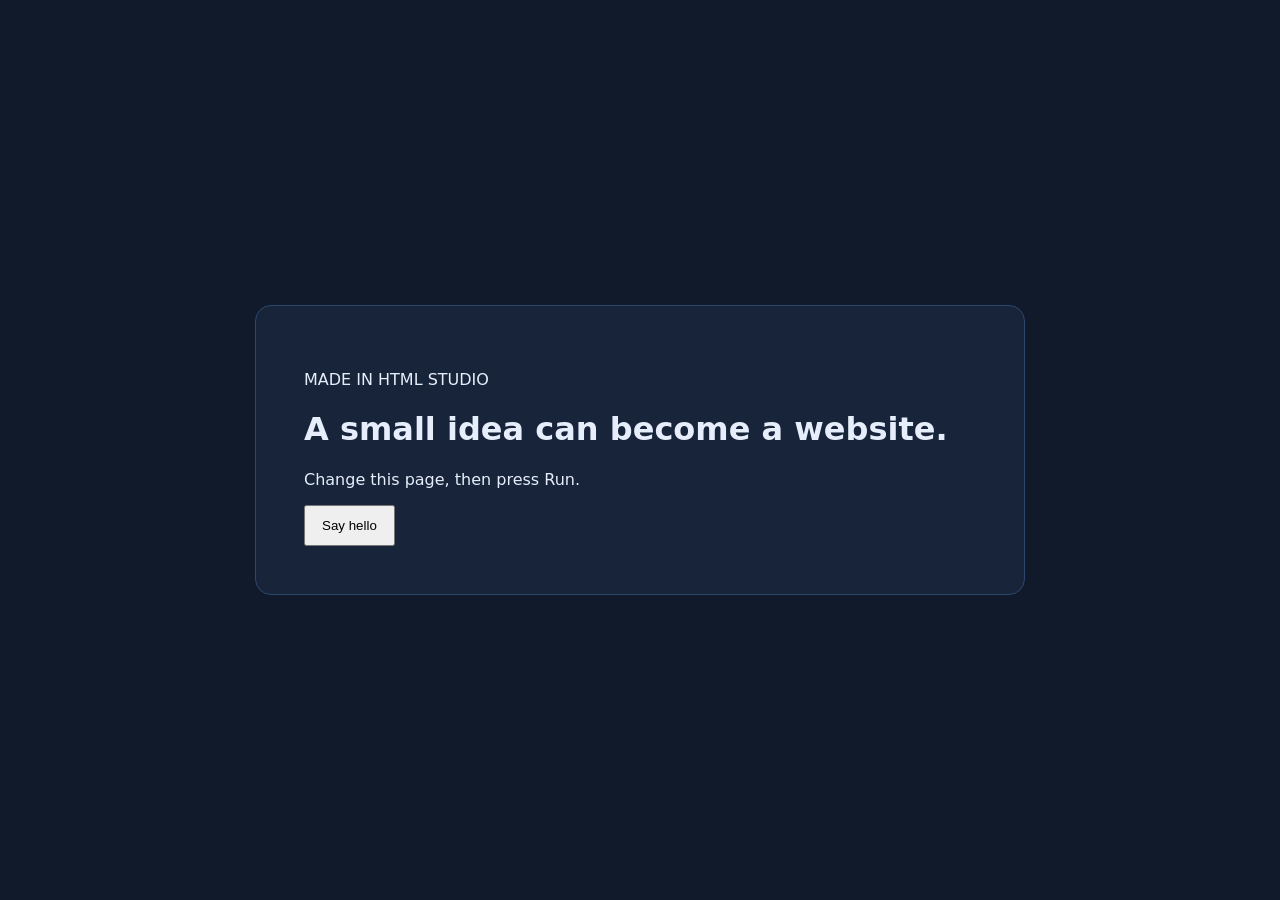
<file: LEOEW800/index.html>
<!doctype html>
<html lang="en"><head><meta charset="UTF-8"><meta name="viewport" content="width=device-width, initial-scale=1"><title>My first website</title><link rel="stylesheet" href="styles.css"></head><body><main class="site"><p class="eyebrow">MADE IN HTML STUDIO</p><h1>A small idea can become a website.</h1><p>Change this page, then press Run.</p><button id="hello">Say hello</button><output id="message"></output></main><script src="app.js"></script></body></html>
</file>
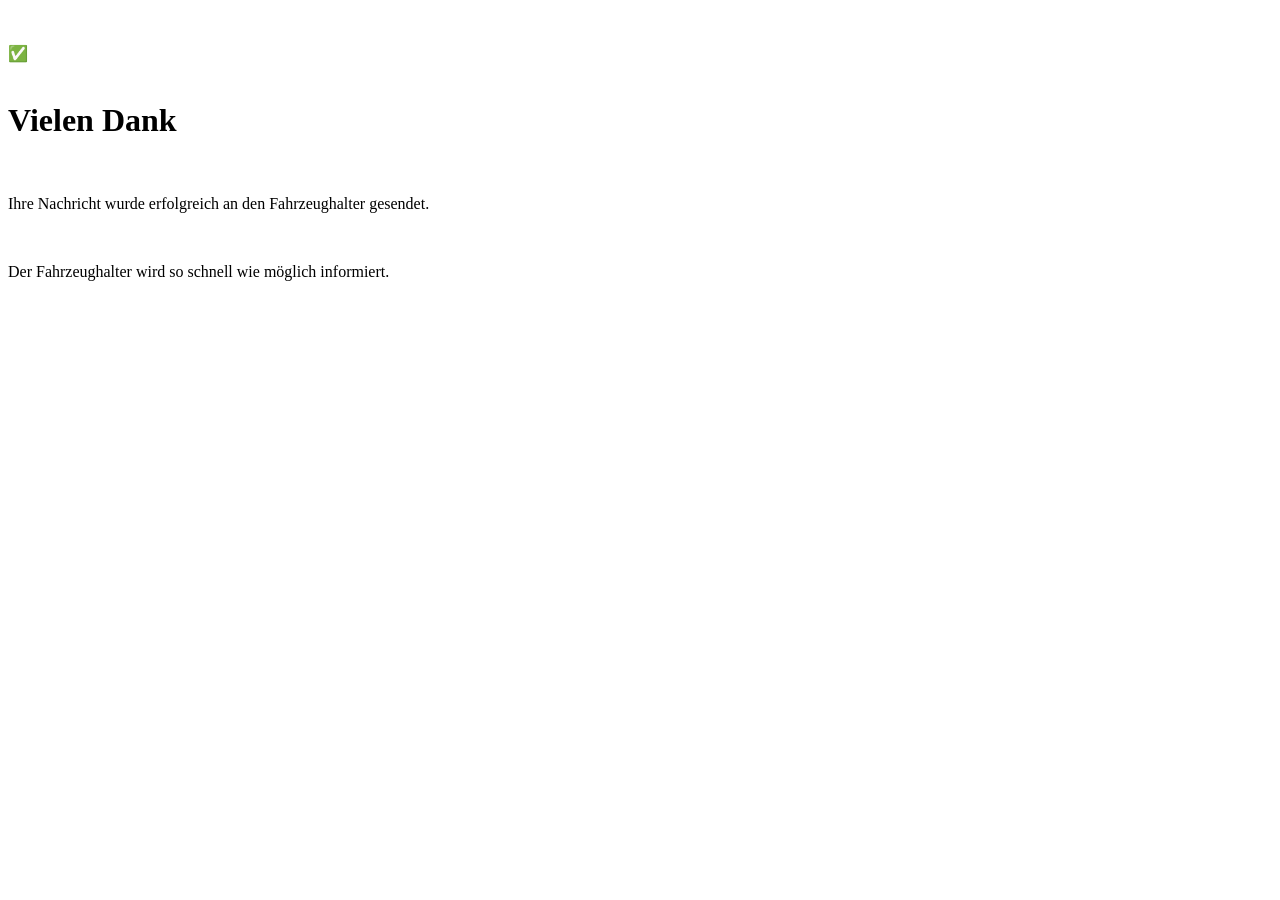
<file: danke.html>
<!DOCTYPE html>
<html lang="de">
<head>
<meta charset="UTF-8">
<meta name="viewport" content="width=device-width, initial-scale=1.0">
 
<title>Nachricht gesendet</title>
 
<style>
 
* {
box-sizing: border-box;
}
 
body {
margin: 0;
padding: 20px;
font-family: -apple-system, BlinkMacSystemFont, "Segoe UI", Arial, sans-serif;
background: #f4f4f4;
color: #333;
}
 
.container {
max-width: 600px;
margin: 50px auto;
padding: 30px;
background: white;
border-radius: 16px;
box-shadow: 0 4px 15px rgba(0,0,0,0.1);
text-align: center;
}
 
.icon {
font-size: 80px;
margin-bottom: 15px;
}
 
h1 {
margin-top: 0;
color: #28a745;
}
 
p {
font-size: 20px;
line-height: 1.6;
}
 
.button {
display: inline-block;
margin-top: 25px;
padding: 16px 28px;
background: #0078d7;
color: white;
text-decoration: none;
border-radius: 10px;
font-size: 18px;
font-weight: bold;
}
 
.button:hover {
background: #005fa3;
}
 
@media (prefers-color-scheme: dark) {
 
body {
background: #101010;
color: #f0f0f0;
}
 
.container {
background: #222;
}
 
h1 {
color: #45d36b;
}
}
 
</style>
</head>
 
<body>
 
<div class="container">
 
<div class="icon">✅</div>
 
<h1>Vielen Dank</h1>
 
<p>
Ihre Nachricht wurde erfolgreich an den Fahrzeughalter gesendet.
</p>
 
<p>
Der Fahrzeughalter wird so schnell wie möglich informiert.
</p>
 
<a class="button" href="javascript:window.closeßen
</a>
 
</div>
 
</body>
</html>
</file>
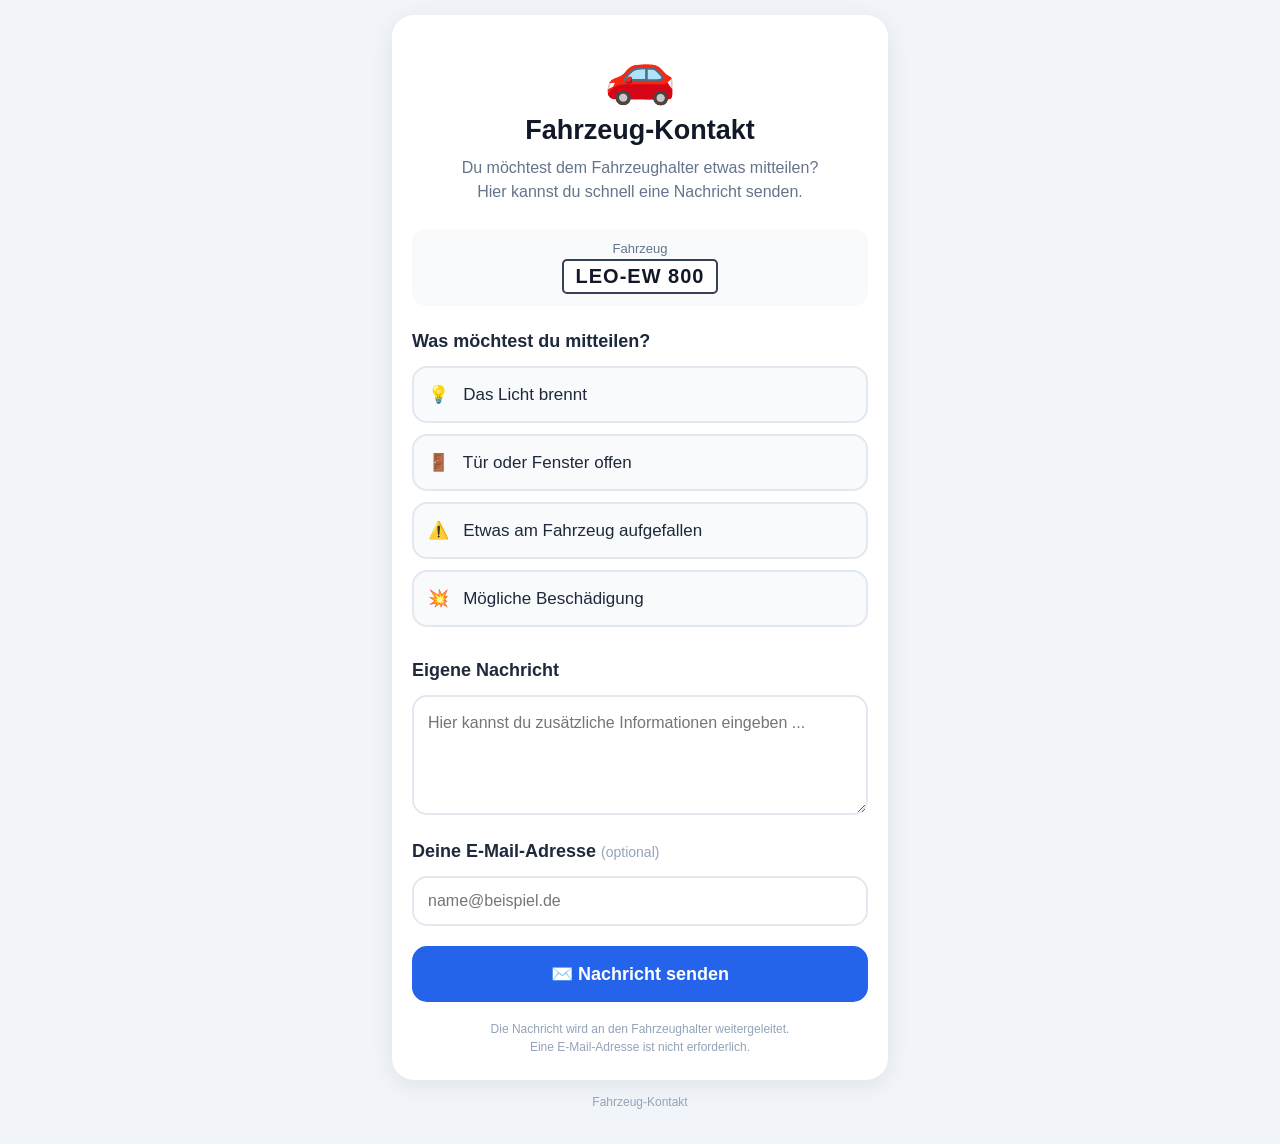
<file: index_neu.html>
<!DOCTYPE html>
<html lang="de">

<head>

    <meta charset="UTF-8">

    <meta name="viewport"
          content="width=device-width, initial-scale=1.0">

    <meta name="theme-color"
          content="#1d4ed8">

    <title>Fahrzeug-Kontakt</title>


    <style>

        * {
            box-sizing: border-box;
        }


        body {
            margin: 0;
            padding: 0;

            font-family:
                -apple-system,
                BlinkMacSystemFont,
                "Segoe UI",
                Roboto,
                Helvetica,
                Arial,
                sans-serif;

            background: #f1f5f9;
            color: #1e293b;
        }


        .container {
            width: 100%;
            max-width: 520px;

            margin: 0 auto;

            padding: 15px 12px 35px;
        }


        .card {
            background: white;

            border-radius: 22px;

            padding: 24px 20px;

            box-shadow:
                0 5px 25px rgba(0, 0, 0, 0.08);
        }


        /* -------------------------
           Kopfbereich
        ------------------------- */

        .header {
            text-align: center;

            margin-bottom: 25px;
        }


        .car-icon {
            font-size: 58px;

            margin-bottom: 8px;
        }


        h1 {
            margin: 0;

            font-size: 27px;

            color: #111827;
        }


        .subtitle {
            margin-top: 10px;

            color: #64748b;

            font-size: 16px;

            line-height: 1.5;
        }


        /* -------------------------
           Fahrzeug
        ------------------------- */

        .vehicle {
            text-align: center;

            background: #f8fafc;

            border-radius: 14px;

            padding: 12px;

            margin-bottom: 25px;
        }


        .vehicle-label {
            display: block;

            font-size: 13px;

            color: #64748b;

            margin-bottom: 3px;
        }


        .license-plate {
            display: inline-block;

            background: white;

            border: 2px solid #334155;

            border-radius: 5px;

            padding: 4px 12px;

            font-size: 20px;

            font-weight: 700;

            letter-spacing: 1px;

            color: #111827;
        }


        /* -------------------------
           Überschrift
        ------------------------- */

        .question {
            font-size: 18px;

            font-weight: 650;

            margin: 22px 0 14px;
        }


        /* -------------------------
           Meldungsbuttons
        ------------------------- */

        .message-button {

            width: 100%;

            border: 2px solid #e2e8f0;

            border-radius: 15px;

            padding: 16px 14px;

            margin-bottom: 11px;

            background: #f8fafc;

            color: #1e293b;

            font-size: 17px;

            font-weight: 500;

            text-align: left;

            cursor: pointer;

            transition:
                background 0.15s,
                border-color 0.15s,
                transform 0.1s;
        }


        .message-button:hover {
            background: #f1f5f9;
        }


        .message-button:active {
            transform: scale(0.98);
        }


        .message-button.selected {

            border-color: #2563eb;

            background: #eff6ff;

            color: #1d4ed8;
        }


        /* -------------------------
           Textfeld
        ------------------------- */

        textarea {

            width: 100%;

            min-height: 120px;

            padding: 14px;

            border: 2px solid #e2e8f0;

            border-radius: 15px;

            font-family: inherit;

            font-size: 16px;

            line-height: 1.45;

            resize: vertical;

            outline: none;
        }


        textarea:focus {

            border-color: #2563eb;

            background: #ffffff;
        }


        /* -------------------------
           E-Mail
        ------------------------- */

        input[type="email"] {

            width: 100%;

            padding: 14px;

            border: 2px solid #e2e8f0;

            border-radius: 15px;

            font-family: inherit;

            font-size: 16px;

            outline: none;
        }


        input[type="email"]:focus {

            border-color: #2563eb;
        }


        /* -------------------------
           Senden
        ------------------------- */

        .send-button {

            width: 100%;

            margin-top: 20px;

            padding: 17px;

            border: none;

            border-radius: 15px;

            background: #2563eb;

            color: white;

            font-size: 18px;

            font-weight: 650;

            cursor: pointer;
        }


        .send-button:hover {

            background: #1d4ed8;
        }


        .send-button:active {

            transform: scale(0.98);
        }


        .send-button:disabled {

            background: #94a3b8;

            cursor: not-allowed;
        }


        /* -------------------------
           Hinweis
        ------------------------- */

        .privacy {

            margin-top: 18px;

            font-size: 12px;

            line-height: 1.5;

            text-align: center;

            color: #94a3b8;
        }


        /* -------------------------
           Erfolg
        ------------------------- */

        .success {

            display: none;

            text-align: center;

            padding: 25px 5px;
        }


        .success-icon {

            font-size: 62px;

            margin-bottom: 12px;
        }


        .success h2 {

            margin: 0 0 10px;

            font-size: 26px;

            color: #111827;
        }


        .success p {

            margin: 0;

            color: #64748b;

            font-size: 16px;

            line-height: 1.6;
        }


        /* -------------------------
           Fehler
        ------------------------- */

        .error {

            display: none;

            margin-top: 15px;

            padding: 12px;

            border-radius: 12px;

            background: #fef2f2;

            color: #b91c1c;

            text-align: center;

            font-size: 14px;
        }


        /* -------------------------
           Footer
        ------------------------- */

        .footer {

            text-align: center;

            margin-top: 15px;

            color: #94a3b8;

            font-size: 12px;
        }


        /* -------------------------
           Kleine Displays
        ------------------------- */

        @media (max-width: 380px) {

            .container {
                padding: 10px 8px 25px;
            }


            .card {
                padding: 20px 16px;
            }


            h1 {
                font-size: 24px;
            }


            .message-button {
                font-size: 16px;
            }
        }

    </style>

</head>


<body>


<div class="container">


    <div class="card">


        <!-- =========================
             KONTAKTSEITE
        ========================== -->

        <div id="contactArea">


            <div class="header">

                <div class="car-icon">
                    🚗
                </div>

                <h1>
                    Fahrzeug-Kontakt
                </h1>

                <div class="subtitle">

                    Du möchtest dem Fahrzeughalter
                    etwas mitteilen?

                    <br>

                    Hier kannst du schnell
                    eine Nachricht senden.

                </div>

            </div>


            <!-- =========================
                 FAHRZEUG
            ========================== -->

            <div class="vehicle">

                <span class="vehicle-label">
                    Fahrzeug
                </span>

                <span
                    class="license-plate"
                    id="licensePlate">
                </span>

            </div>


            <!-- =========================
                 FORMSPREE
            ========================== -->

            <form
                id="vehicleForm"
                action="https://formspree.io/f/mwlpavol"
                method="POST"
            >


                <!-- Kennzeichen -->

                <input
                    type="hidden"
                    name="Kennzeichen"
                    id="licenseField"
                >


                <!-- Zeitpunkt -->

                <input
                    type="hidden"
                    name="Zeitpunkt"
                    id="timeField"
                >


                <!-- Ausgewählte Meldung -->

                <input
                    type="hidden"
                    name="Meldung"
                    id="messageField"
                >


                <!-- =========================
                     MELDUNG
                ========================== -->

                <div class="question">

                    Was möchtest du mitteilen?

                </div>


                <button
                    type="button"
                    class="message-button"
                    data-message="💡 Das Licht am Fahrzeug brennt."
                >
                    💡 &nbsp; Das Licht brennt
                </button>


                <button
                    type="button"
                    class="message-button"
                    data-message="🚪 Eine Tür oder ein Fenster des Fahrzeugs ist offen."
                >
                    🚪 &nbsp; Tür oder Fenster offen
                </button>


                <button
                    type="button"
                    class="message-button"
                    data-message="⚠️ Mir ist etwas am Fahrzeug aufgefallen."
                >
                    ⚠️ &nbsp; Etwas am Fahrzeug aufgefallen
                </button>


                <button
                    type="button"
                    class="message-button"
                    data-message="💥 Ich habe eine mögliche Beschädigung am Fahrzeug festgestellt."
                >
                    💥 &nbsp; Mögliche Beschädigung
                </button>


                <!-- =========================
                     EIGENE NACHRICHT
                ========================== -->

                <div class="question">

                    Eigene Nachricht

                </div>


                <textarea
                    id="customMessage"
                    name="Nachricht"
                    placeholder="Hier kannst du zusätzliche Informationen eingeben ..."
                ></textarea>


                <!-- =========================
                     E-MAIL OPTIONAL
                ========================== -->

                <div class="question">

                    Deine E-Mail-Adresse
                    <span
                        style="
                            font-weight:400;
                            color:#94a3b8;
                            font-size:14px;
                        "
                    >
                        (optional)
                    </span>

                </div>


                <input
                    type="email"
                    name="email"
                    placeholder="name@beispiel.de"
                >


                <!-- =========================
                     ABSENDEN
                ========================== -->

                <button
                    type="submit"
                    class="send-button"
                    id="sendButton"
                >

                    ✉️ Nachricht senden

                </button>


                <div
                    id="errorMessage"
                    class="error"
                >
                    Die Nachricht konnte leider nicht
                    gesendet werden. Bitte versuche es
                    noch einmal.
                </div>


            </form>


            <div class="privacy">

                Die Nachricht wird an den
                Fahrzeughalter weitergeleitet.

                <br>

                Eine E-Mail-Adresse ist nicht erforderlich.

            </div>


        </div>


        <!-- =========================
             ERFOLGSMELDUNG
        ========================== -->

        <div
            id="successArea"
            class="success"
        >

            <div class="success-icon">
                ✅
            </div>


            <h2>
                Nachricht gesendet
            </h2>


            <p>

                Vielen Dank!

                <br><br>

                Deine Nachricht wurde erfolgreich
                an den Fahrzeughalter übermittelt.

            </p>

        </div>


    </div>


    <div class="footer">

        Fahrzeug-Kontakt

    </div>


</div>


<script>


/* =====================================================
   EINSTELLUNGEN
===================================================== */


/*
 * HIER DAS KENNZEICHEN EINTRAGEN
 *
 * Beispiel:
 *
 * const KENNZEICHEN = "LEO-EW 800";
 *
 */

const KENNZEICHEN = "LEO-EW 800";


/* =====================================================
   KENNZEICHEN ANZEIGEN
===================================================== */

document.getElementById(
    "licensePlate"
).textContent = KENNZEICHEN;


document.getElementById(
    "licenseField"
).value = KENNZEICHEN;


/* =====================================================
   MELDUNGSBUTTONS
===================================================== */

const buttons =
    document.querySelectorAll(
        ".message-button"
    );


const messageField =
    document.getElementById(
        "messageField"
    );


buttons.forEach(function(button) {

    button.addEventListener(
        "click",
        function() {


            /*
             * Alle Buttons zurücksetzen
             */

            buttons.forEach(
                function(item) {

                    item.classList.remove(
                        "selected"
                    );

                }
            );


            /*
             * Diesen Button markieren
             */

            button.classList.add(
                "selected"
            );


            /*
             * Meldung übernehmen
             */

            messageField.value =
                button.dataset.message;

        }
    );

});


/* =====================================================
   AKTUELLES DATUM + UHRZEIT
===================================================== */

function getCurrentTime() {

    const now = new Date();


    return now.toLocaleString(
        "de-DE",
        {
            dateStyle: "full",
            timeStyle: "medium"
        }
    );

}


/* =====================================================
   FORMULAR
===================================================== */

const form =
    document.getElementById(
        "vehicleForm"
    );


const sendButton =
    document.getElementById(
        "sendButton"
    );


const errorMessage =
    document.getElementById(
        "errorMessage"
    );


form.addEventListener(
    "submit",
    async function(event) {


        event.preventDefault();


        /*
         * Prüfen, ob eine Meldung
         * ausgewählt wurde.
         */

        const selectedMessage =
            messageField.value.trim();


        const customMessage =
            document
                .getElementById(
                    "customMessage"
                )
                .value
                .trim();


        if (
            selectedMessage === "" &&
            customMessage === ""
        ) {

            errorMessage.textContent =
                "Bitte wähle eine Meldung aus oder schreibe eine eigene Nachricht.";

            errorMessage.style.display =
                "block";

            return;

        }


        /*
         * Aktuelle Uhrzeit eintragen
         */

        document.getElementById(
            "timeField"
        ).value =
            getCurrentTime();


        /*
         * Falls nur eine eigene Nachricht
         * geschrieben wurde, setzen wir
         * die Meldung auf "Eigene Nachricht".
         */

        if (
            selectedMessage === ""
            &&
            customMessage !== ""
        ) {

            messageField.value =
                "✉️ Eigene Nachricht";

        }


        /*
         * Fehler ausblenden
         */

        errorMessage.style.display =
            "none";


        /*
         * Button deaktivieren
         */

        sendButton.disabled =
            true;


        sendButton.textContent =
            "Nachricht wird gesendet ...";


        try {


            /*
             * Formulardaten erzeugen
             */

            const formData =
                new FormData(form);


            /*
             * An Formspree senden
             */

            const response =
                await fetch(
                    form.action,
                    {
                        method: "POST",

                        body: formData,

                        headers: {
                            "Accept":
                                "application/json"
                        }
                    }
                );


            /*
             * Erfolgreich
             */

            if (
                response.ok
            ) {


                document.getElementById(
                    "contactArea"
                ).style.display =
                    "none";


                document.getElementById(
                    "successArea"
                ).style.display =
                    "block";


            } else {

                throw new Error(
                    "Formspree error"
                );

            }


        } catch (error) {


            /*
             * Fehler anzeigen
             */

            errorMessage.textContent =
                "Die Nachricht konnte leider nicht gesendet werden. Bitte versuche es noch einmal.";


            errorMessage.style.display =
                "block";


            /*
             * Button wieder aktivieren
             */

            sendButton.disabled =
                false;


            sendButton.textContent =
                "✉️ Nachricht senden";

        }

    }
);

</script>


</body>

</html>
</file>
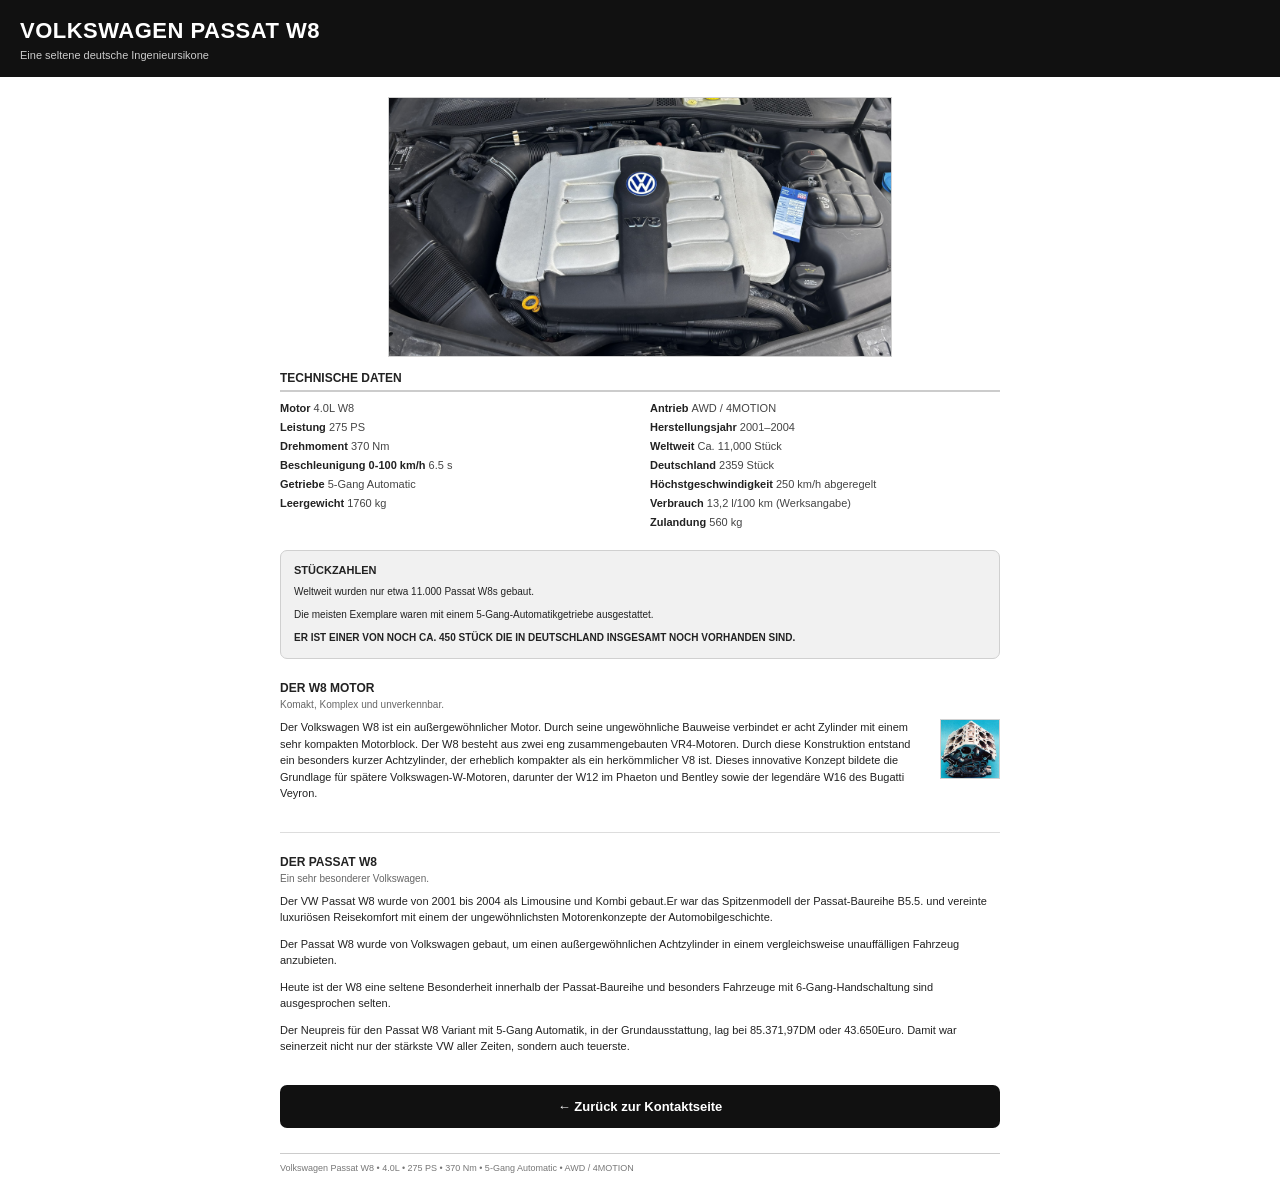
<file: kfzinfo.html>
<!DOCTYPE html>
<html lang="de">

<head>

    <meta charset="UTF-8">

    <!-- Optimierung für  Smartphones -->
    <meta name="viewport" content="width=device-width, initial-scale=1.0">

    <title>Volkswagen Passat W8</title>


    <style>

        /* =====================================================
           GRUNDEINSTELLUNGEN
           ===================================================== */

        * {
            box-sizing: border-box;
        }

        html {
            scroll-behavior: smooth;
        }

        body {
            margin: 0;
            padding: 0;

            font-family:
                Arial,
                Helvetica,
                sans-serif;

            background: #ffffff;
            color: #222;
        }


        /* =====================================================
           HEADER
           ===================================================== */

        header {
            background: #111;
            color: #fff;

            padding: 18px 20px 16px 20px;
        }

        header h1 {
            margin: 0;

            font-size: 22px;
            line-height: 1.2;

            font-weight: 700;
            letter-spacing: 0.5px;
        }

        header p {
            margin: 5px 0 0 0;

            font-size: 11px;
            color: #ccc;
        }


        /* =====================================================
           HAUPTBEREICH
           ===================================================== */

        main {
            width: 100%;
            max-width: 760px;

            margin: 0 auto;

            padding: 12px 20px 30px 20px;
        }


        /* =====================================================
           HAUPTBILD - PLATZHALTER
           ===================================================== */

        .image-placeholder {
            width: 100%;
            height: 260px;

            background: #e8e8e8;

            border: 1px solid #d0d0d0;

            display: flex;

            align-items: center;
            justify-content: center;

            color: #888;

            font-size: 12px;

            text-align: center;

            margin-bottom: 14px;

            overflow: hidden;
        }

        .image-placeholder img {
            display: block;
            width: 100%;
            height: 100%;
            object-fit: cover;
        }

        .image-placeholder span {
            padding: 10px;
        }


        /* =====================================================
           ABSCHNITTSÜBERSCHRIFT
           ===================================================== */

        .section-title {
            font-size: 12px;

            font-weight: bold;

            text-transform: uppercase;

            border-bottom: 2px solid #ccc;

            padding-bottom: 5px;

            margin-top: 12px;
            margin-bottom: 10px;
        }


        /* =====================================================
           TECHNISCHE DATEN
           ===================================================== */

        .specifications {
            display: grid;

            grid-template-columns: 1fr 1fr;

            gap: 20px;
        }

        .spec-column {
            font-size: 11px;
        }

        .spec-item {
            margin-bottom: 7px;
        }

        .spec-label {
            font-weight: bold;
        }

        .spec-value {
            color: #444;
        }


        /* =====================================================
           INFOBOX
           ===================================================== */

        .info-box {
            background: #f1f1f1;

            border: 1px solid #d0d0d0;

            border-radius: 7px;

            padding: 13px;

            margin-top: 15px;
        }

        .info-box h2 {
            font-size: 11px;

            margin: 0 0 8px 0;

            text-transform: uppercase;
        }

        .info-box p {
            font-size: 10px;

            line-height: 1.5;

            margin: 0 0 8px 0;
        }

        .info-box p:last-child {
            margin-bottom: 0;
        }

        .highlight {
            font-weight: bold;

            text-transform: uppercase;
        }


        /* =====================================================
           INHALTSABSCHNITTE
           ===================================================== */

        .content-section {
            margin-top: 22px;
        }

        .content-section h2 {
            font-size: 12px;

            text-transform: uppercase;

            margin: 0 0 4px 0;
        }

        .content-section .subtitle {
            font-size: 10px;

            color: #666;

            margin-bottom: 9px;
        }

        .content-section p {
            font-size: 11px;

            line-height: 1.5;

            margin: 0 0 10px 0;
        }


        /* =====================================================
           BILD + TEXT
           ===================================================== */

        .image-text {
            display: flex;

            gap: 12px;

            align-items: flex-start;
        }

        .image-text .text {
            flex: 1;
        }

        .small-image-placeholder {
            width: 60px;
            height: 60px;

            flex-shrink: 0;

            background: #e8e8e8;

            border: 1px solid #d0d0d0;

            display: flex;

            align-items: center;
            justify-content: center;

            text-align: center;

            color: #888;

            font-size: 9px;
        }

        .small-image-placeholder img {
            display: block;
            width: 100%;
            height: 100%;
            object-fit: cover;
        }


        /* =====================================================
           TRENNLINIE
           ===================================================== */

        .separator {
            height: 1px;

            background: #ddd;

            margin: 20px 0;
        }


        /* =====================================================
           ZURÜCK-BUTTON
           ===================================================== */

        .back-button-container {
            margin-top: 30px;
            margin-bottom: 10px;
        }

        .back-button {
            display: block;

            width: 100%;

            padding: 14px 16px;

            background: #111;
            color: #fff;

            text-align: center;

            text-decoration: none;

            font-size: 13px;

            font-weight: bold;

            border-radius: 7px;

            transition: background 0.2s;
        }

        .back-button:hover {
            background: #333;
        }

        .back-button:active {
            background: #555;
        }


        /* =====================================================
           FOOTER
           ===================================================== */

        footer {
            border-top: 1px solid #ccc;

            margin-top: 25px;

            padding-top: 8px;

            font-size: 9px;

            color: #777;

            line-height: 1.4;
        }


        /* =====================================================
           SMARTPHONE
           ===================================================== */

        @media (max-width: 500px) {

            header {
                padding: 16px;
            }

            header h1 {
                font-size: 20px;
            }

            main {
                padding: 10px 16px 25px 16px;
            }


            /* Hauptbild */

            .image-placeholder {
                height: 220px;
            }


            /* ---------------------------------------------
               TECHNISCHE DATEN EINSPALTIG
               --------------------------------------------- */

            .specifications {
                display: block;
            }

            .spec-column {
                font-size: 11px;
            }

            .spec-item {
                display: flex;

                align-items: baseline;

                gap: 5px;

                margin-bottom: 8px;
            }

            .spec-label {
                white-space: nowrap;
            }

            .spec-label::after {
                content: " ·";
            }


            /* Kleine Bilder */

            .small-image-placeholder {
                width: 60px;
                height: 60px;
            }

        }


        /* =====================================================
           TABLET / DESKTOP
           ===================================================== */

        @media (min-width: 800px) {

            main {
                padding-top: 20px;
            }

            .image-placeholder {
                width: 70%;

                margin-left: auto;
                margin-right: auto;
            }

        }

    </style>

</head>


<body>


    <!-- =====================================================
         HEADER
         ===================================================== -->

    <header>

        <h1>
            VOLKSWAGEN PASSAT W8
        </h1>

        <p>
            Eine seltene deutsche Ingenieursikone
        </p>

    </header>



    <!-- =====================================================
         HAUPTINHALT
         ===================================================== -->

    <main>


        <!-- =================================================
             HAUPTBILD
             ================================================= -->

        <div class="image-placeholder">

            <img src="W8_motor.jpg" alt="Volkswagen Passat W8 Motor">

        </div>



        <!-- =================================================
             TECHNISCHE DATEN
             ================================================= -->

        <div class="section-title">
            Technische Daten
        </div>


        <div class="specifications">


            <!-- =============================================
                 LINKE SPALTE
                 ============================================= -->

            <div class="spec-column">


                <div class="spec-item">

                    <span class="spec-label">
                        Motor
                    </span>

                    <span class="spec-value">
                        4.0L W8
                    </span>

                </div>


                <div class="spec-item">

                    <span class="spec-label">
                        Leistung
                    </span>

                    <span class="spec-value">
                        275 PS
                    </span>

                </div>


                <div class="spec-item">

                    <span class="spec-label">
                        Drehmoment
                    </span>

                    <span class="spec-value">
                        370 Nm
                    </span>

                </div>
                <div class="spec-item">

                    <span class="spec-label">
                        Beschleunigung 0-100 km/h
                    </span>

                    <span class="spec-value">
                        6.5 s
                    </span>

                </div>

                <div class="spec-item">

                    <span class="spec-label">
                        Getriebe
                    </span>

                    <span class="spec-value">
                        5-Gang Automatic
                    </span>

                </div>
                <div class="spec-item">

                    <span class="spec-label">
                        Leergewicht
                    </span>

                    <span class="spec-value">
                        1760 kg
                    </span>

                </div>

            </div>



            <!-- =============================================
                 RECHTE SPALTE
                 ============================================= -->

            <div class="spec-column">


                <div class="spec-item">

                    <span class="spec-label">
                        Antrieb
                    </span>

                    <span class="spec-value">
                        AWD / 4MOTION
                    </span>

                </div>


                <div class="spec-item">

                    <span class="spec-label">
                        Herstellungsjahr
                    </span>

                    <span class="spec-value">
                        2001–2004
                    </span>

                </div>


                <div class="spec-item">

                    <span class="spec-label">
                        Weltweit
                    </span>

                    <span class="spec-value">
                        Ca. 11,000 Stück
                    </span>

                </div>


                <div class="spec-item">

                    <span class="spec-label">
                        Deutschland
                    </span>

                    <span class="spec-value">
                        2359 Stück
                    </span>

                </div>
                <div class="spec-item">

                    <span class="spec-label">
                        Höchstgeschwindigkeit
                    </span>

                    <span class="spec-value">
                        250 km/h abgeregelt
                    </span>

                </div>
                
                <div class="spec-item">

                    <span class="spec-label">
                        Verbrauch
                    </span>

                    <span class="spec-value">
                        13,2 l/100 km (Werksangabe)
                    </span>

                </div>
                <div class="spec-item">

                    <span class="spec-label">
                        Zulandung
                    </span>

                    <span class="spec-value">
                        560 kg
                    </span>

                </div>
            </div>

        </div>



        <!-- =================================================
             RARITY & SURVIVAL
             ================================================= -->

        <div class="info-box">


            <h2>
                Stückzahlen
            </h2>


            <p>
                Weltweit wurden nur etwa 11.000 Passat W8s gebaut.
             
            </p>


            <p>
                Die meisten Exemplare waren mit einem
                5-Gang-Automatikgetriebe ausgestattet.
            </p>


            <p class="highlight">
                Er ist einer von noch ca. 450 Stück die in Deutschland insgesamt noch vorhanden sind.
            </p>


        </div>



        <!-- =================================================
             W8 MOTOR
             ================================================= -->

        <section class="content-section">


            <h2>
                Der W8 Motor
            </h2>


            <div class="subtitle">
                Komakt, Komplex und unverkennbar.
            </div>


            <div class="image-text">


                <div class="text">

                    <p>

                        Der Volkswagen W8 ist ein
                        außergewöhnlicher Motor.
                        Durch seine ungewöhnliche Bauweise
                        verbindet er acht Zylinder mit einem
                        sehr kompakten Motorblock.

                        Der W8 besteht aus zwei eng zusammengebauten
                        VR4-Motoren. Durch diese Konstruktion entstand
                         ein besonders kurzer Achtzylinder, der erheblich
                          kompakter als ein herkömmlicher V8 ist.
 
                        Dieses innovative Konzept bildete die Grundlage
                         für spätere Volkswagen-W-Motoren, darunter der
                          W12 im Phaeton und Bentley sowie der legendäre
                           W16 des Bugatti Veyron.

                    </p>

                </div>


                <div class="small-image-placeholder">

                    <img src="w8_block.jpg" alt="Motorblock des Volkswagen Passat W8">

                </div>


            </div>


        </section>



        <!-- =================================================
             TRENNLINIE
             ================================================= -->

        <div class="separator"></div>



        <!-- =================================================
             FAHRZEUGGESCHICHTE
             ================================================= -->

        <section class="content-section">


            <h2>
                Der Passat W8
            </h2>


            <div class="subtitle">
                Ein sehr besonderer Volkswagen.
            </div>
            <p>
               Der VW Passat W8 wurde von 2001 bis 2004 als Limousine
               und Kombi gebaut.Er war das Spitzenmodell der Passat-Baureihe B5.5.
             und vereinte luxuriösen Reisekomfort mit einem der
              ungewöhnlichsten Motorenkonzepte der Automobilgeschichte.
            </p>

            <p>
                Der Passat W8 wurde von Volkswagen gebaut,
                um einen außergewöhnlichen Achtzylinder in
                einem vergleichsweise unauffälligen Fahrzeug
                anzubieten.
            </p>
            <p>
                Heute ist der W8 eine seltene Besonderheit
                innerhalb der Passat-Baureihe und besonders
                Fahrzeuge mit 6-Gang-Handschaltung sind
                ausgesprochen selten.
            </p>
            <p>
                Der Neupreis für den Passat W8 Variant mit
                 5-Gang Automatik, in der Grundausstattung,
                  lag bei 85.371,97DM oder 43.650Euro.
                  Damit war seinerzeit nicht nur der stärkste
                   VW aller Zeiten, sondern auch teuerste.
     
            </p>

        </section>



        <!-- =================================================
             WEITERER BILD-ABSCHNITT
             

        <section class="content-section">


            <h2>
                Details
            </h2>


            <div class="subtitle">
                Engineering and design.
            </div>


            <div class="image-text">


                <div class="small-image-placeholder">

                    FOTO

                </div>


                <div class="text">

                    <p>

                        Hier können später weitere
                        Informationen zu besonderen
                        technischen Details, Ausstattung
                        oder Geschichte des Fahrzeugs
                        eingefügt werden.

                    </p>

                </div>


            </div>


        </section>

================================================= -->

        <!-- =================================================
             ZURÜCK ZUR KONTAKTSEITE
             ================================================= -->

        <div class="back-button-container">

            <a href="index.html" class="back-button">
                ← Zurück zur Kontaktseite
            </a>

        </div>



        <!-- =================================================
             FOOTER
             ================================================= -->

        <footer>

            Volkswagen Passat W8
            • 4.0L
            • 275 PS
            • 370 Nm
            • 5-Gang Automatic
            • AWD / 4MOTION

        </footer>


    </main>


</body>

</html>
</file>
<file: LEOEW800/styles.css>
:root { font-family: system-ui, sans-serif; color: #e7eefb; background: #101a2b; } body { min-height: 100vh; margin: 0; display: grid; place-items: center; } .site { width: min(42rem, calc(100% - 3rem)); padding: 3rem; border: 1px solid #2d466d; border-radius: 1rem; background: #17243a; } button { padding: .7rem 1rem; cursor: pointer; }
</file>
